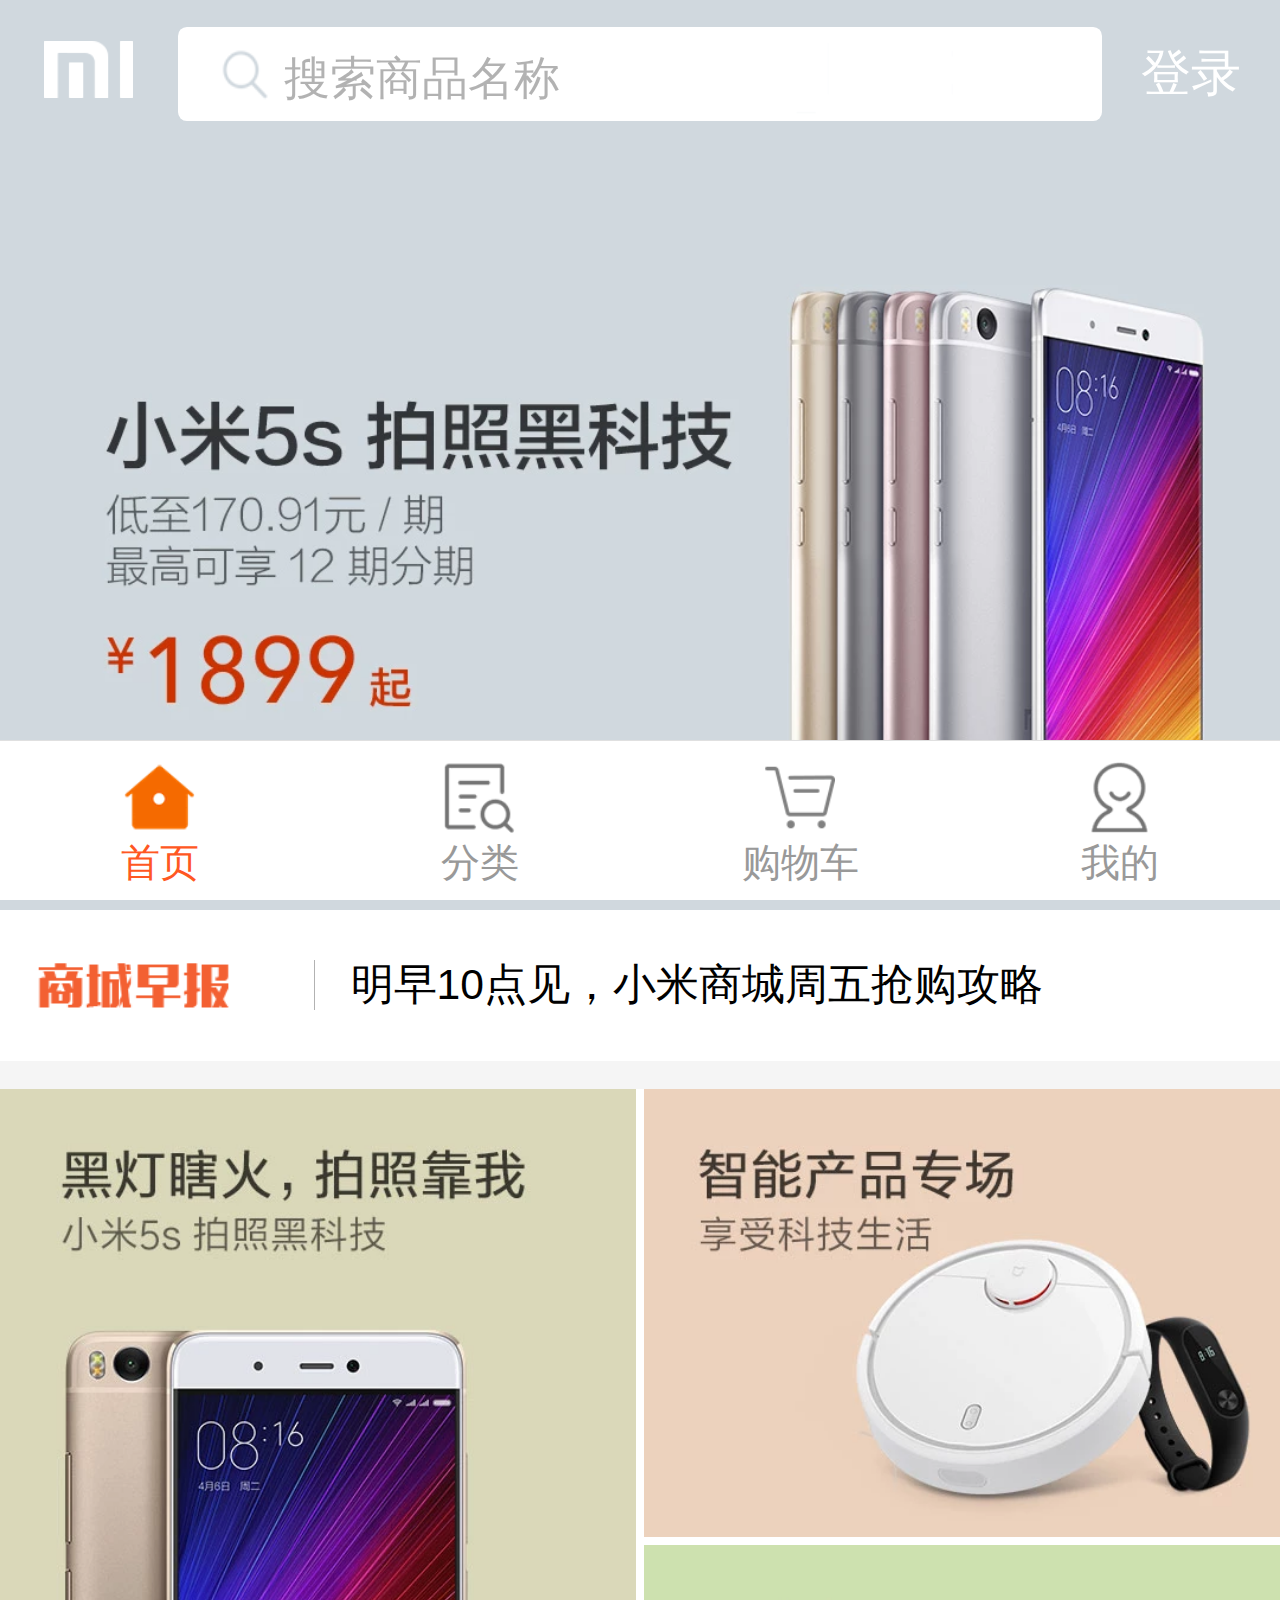
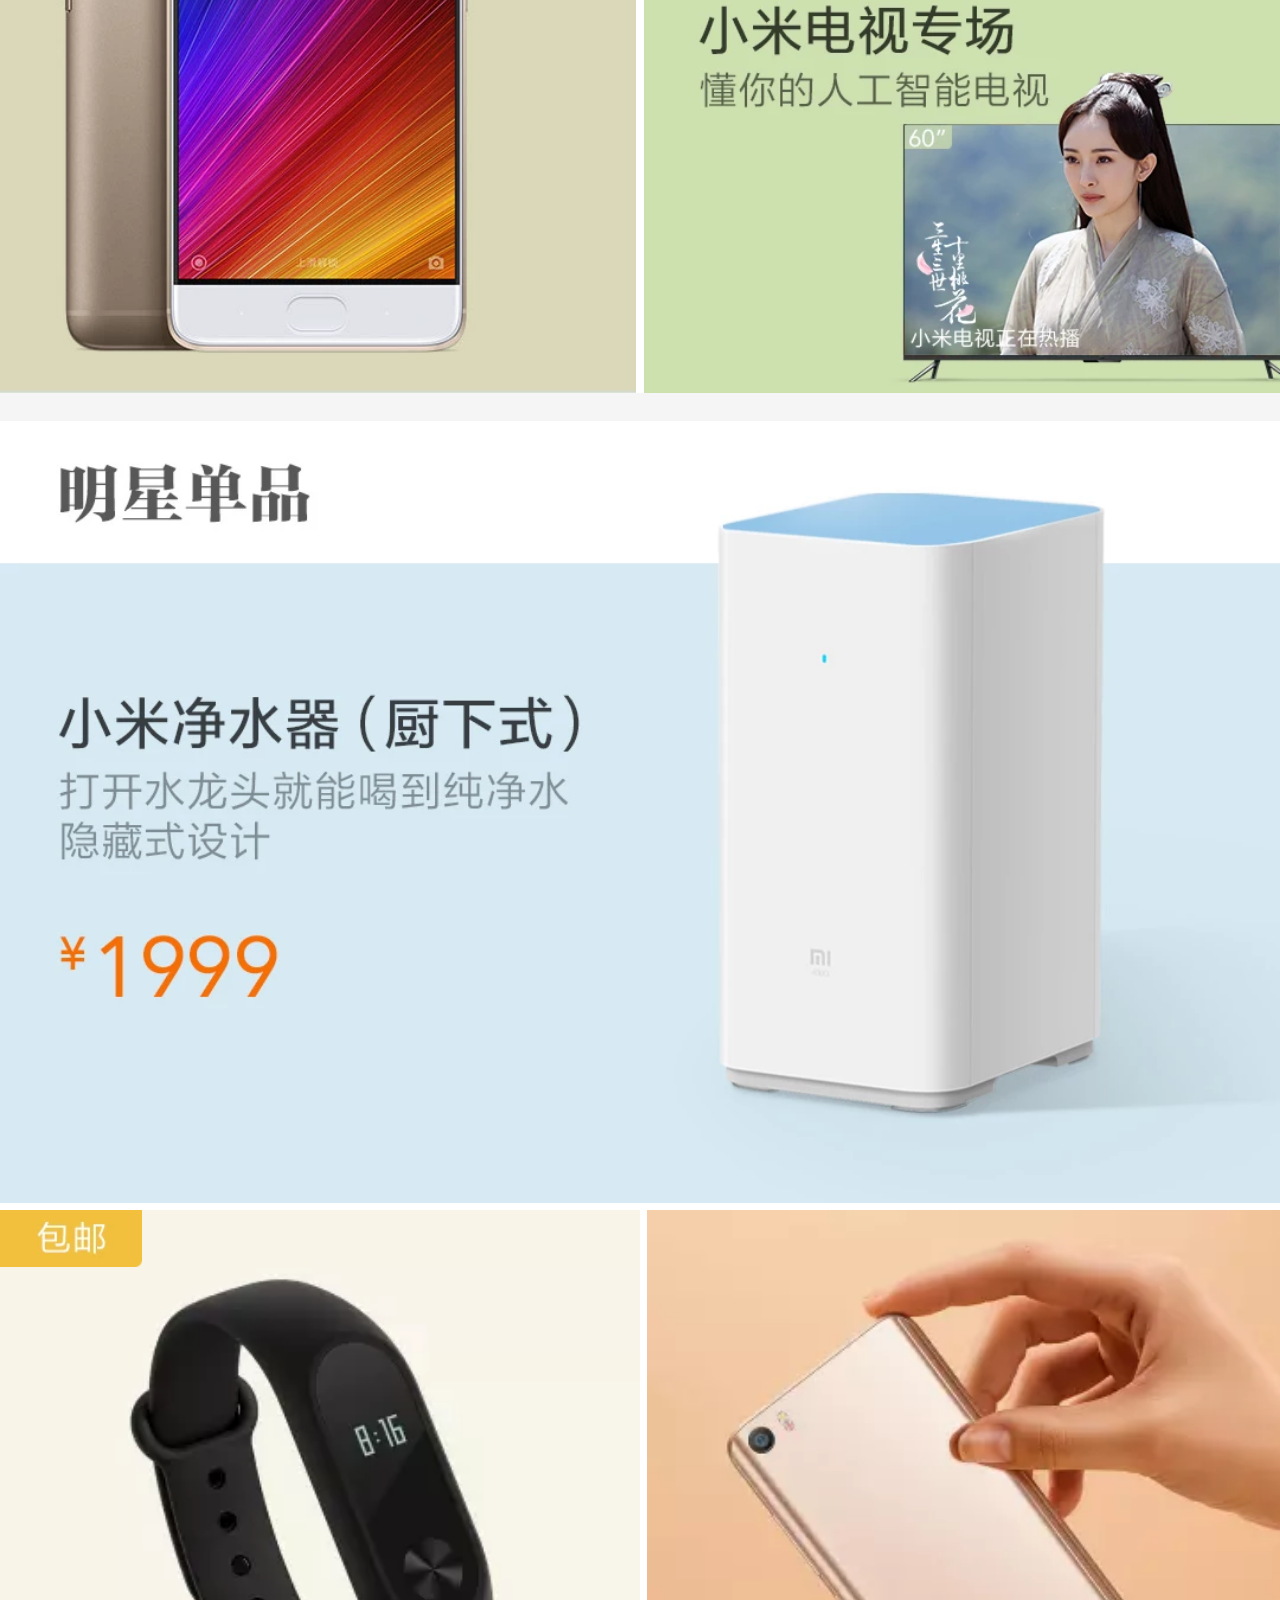
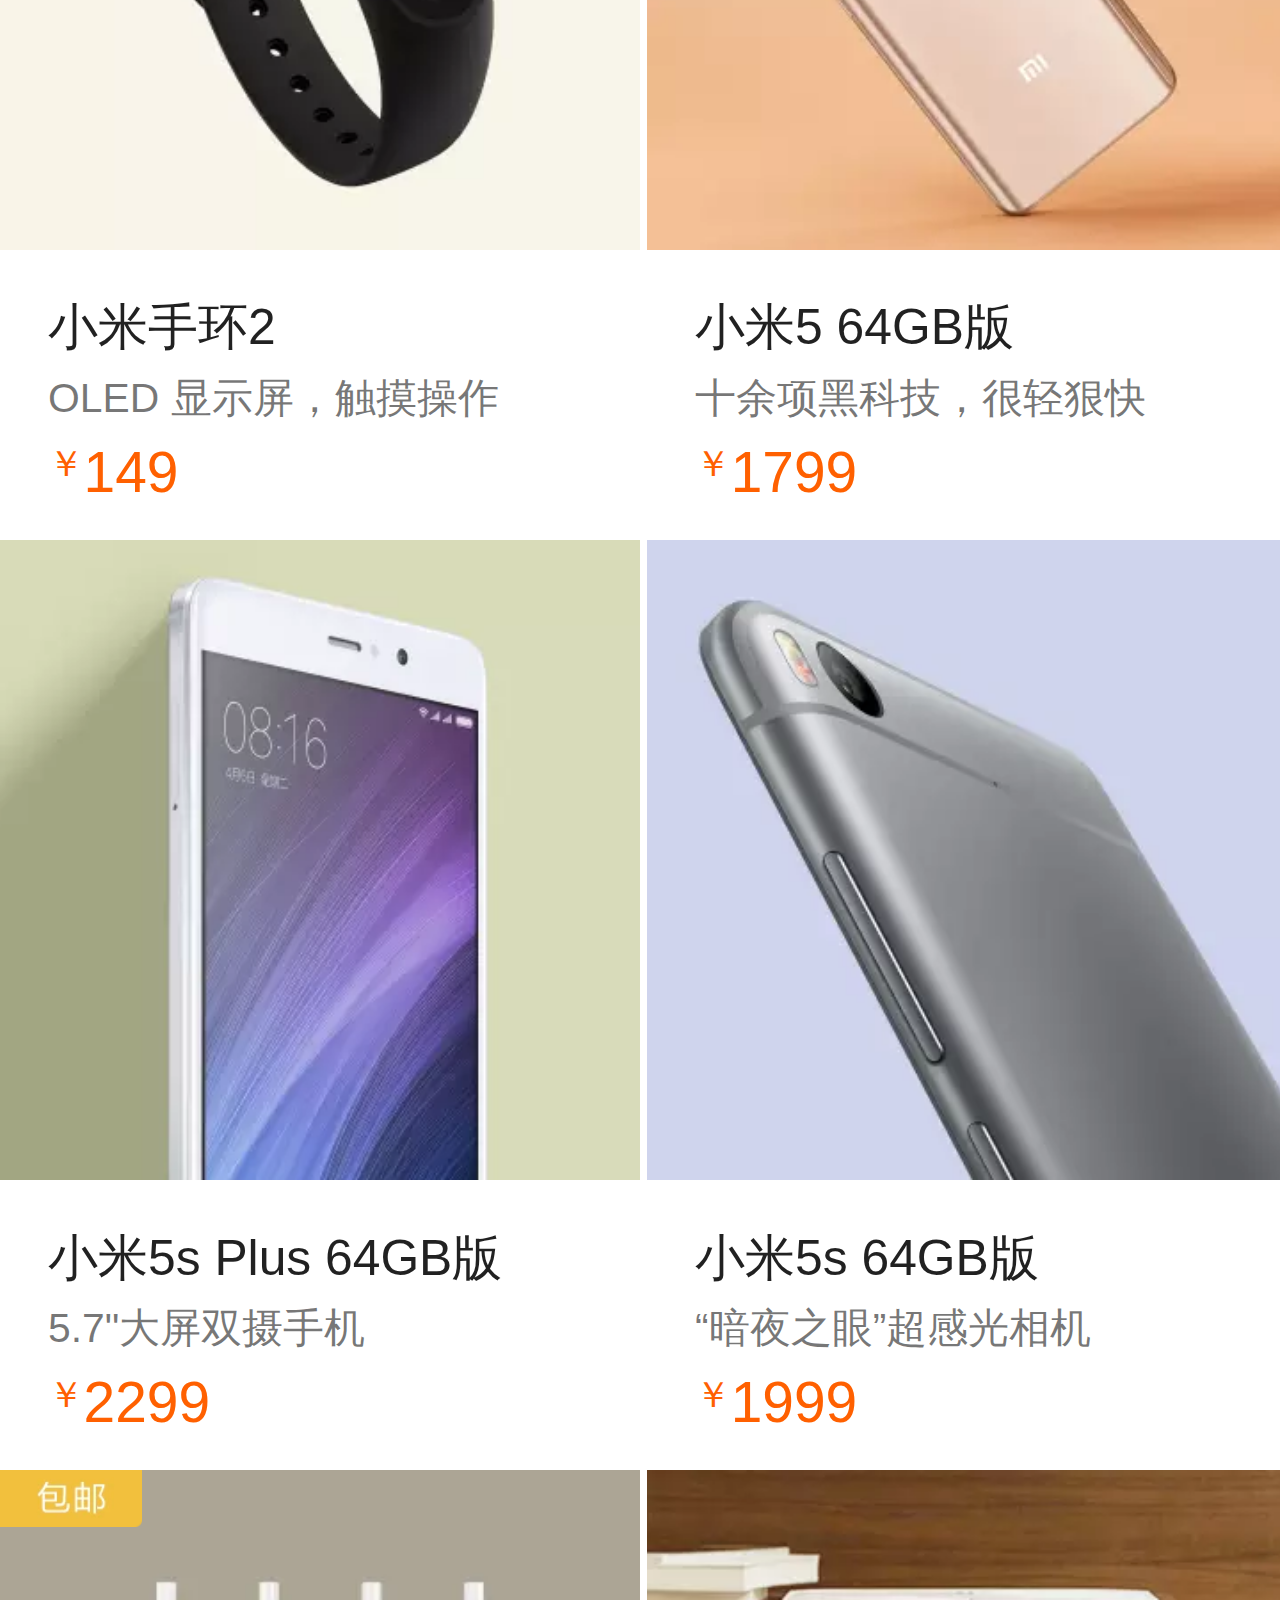
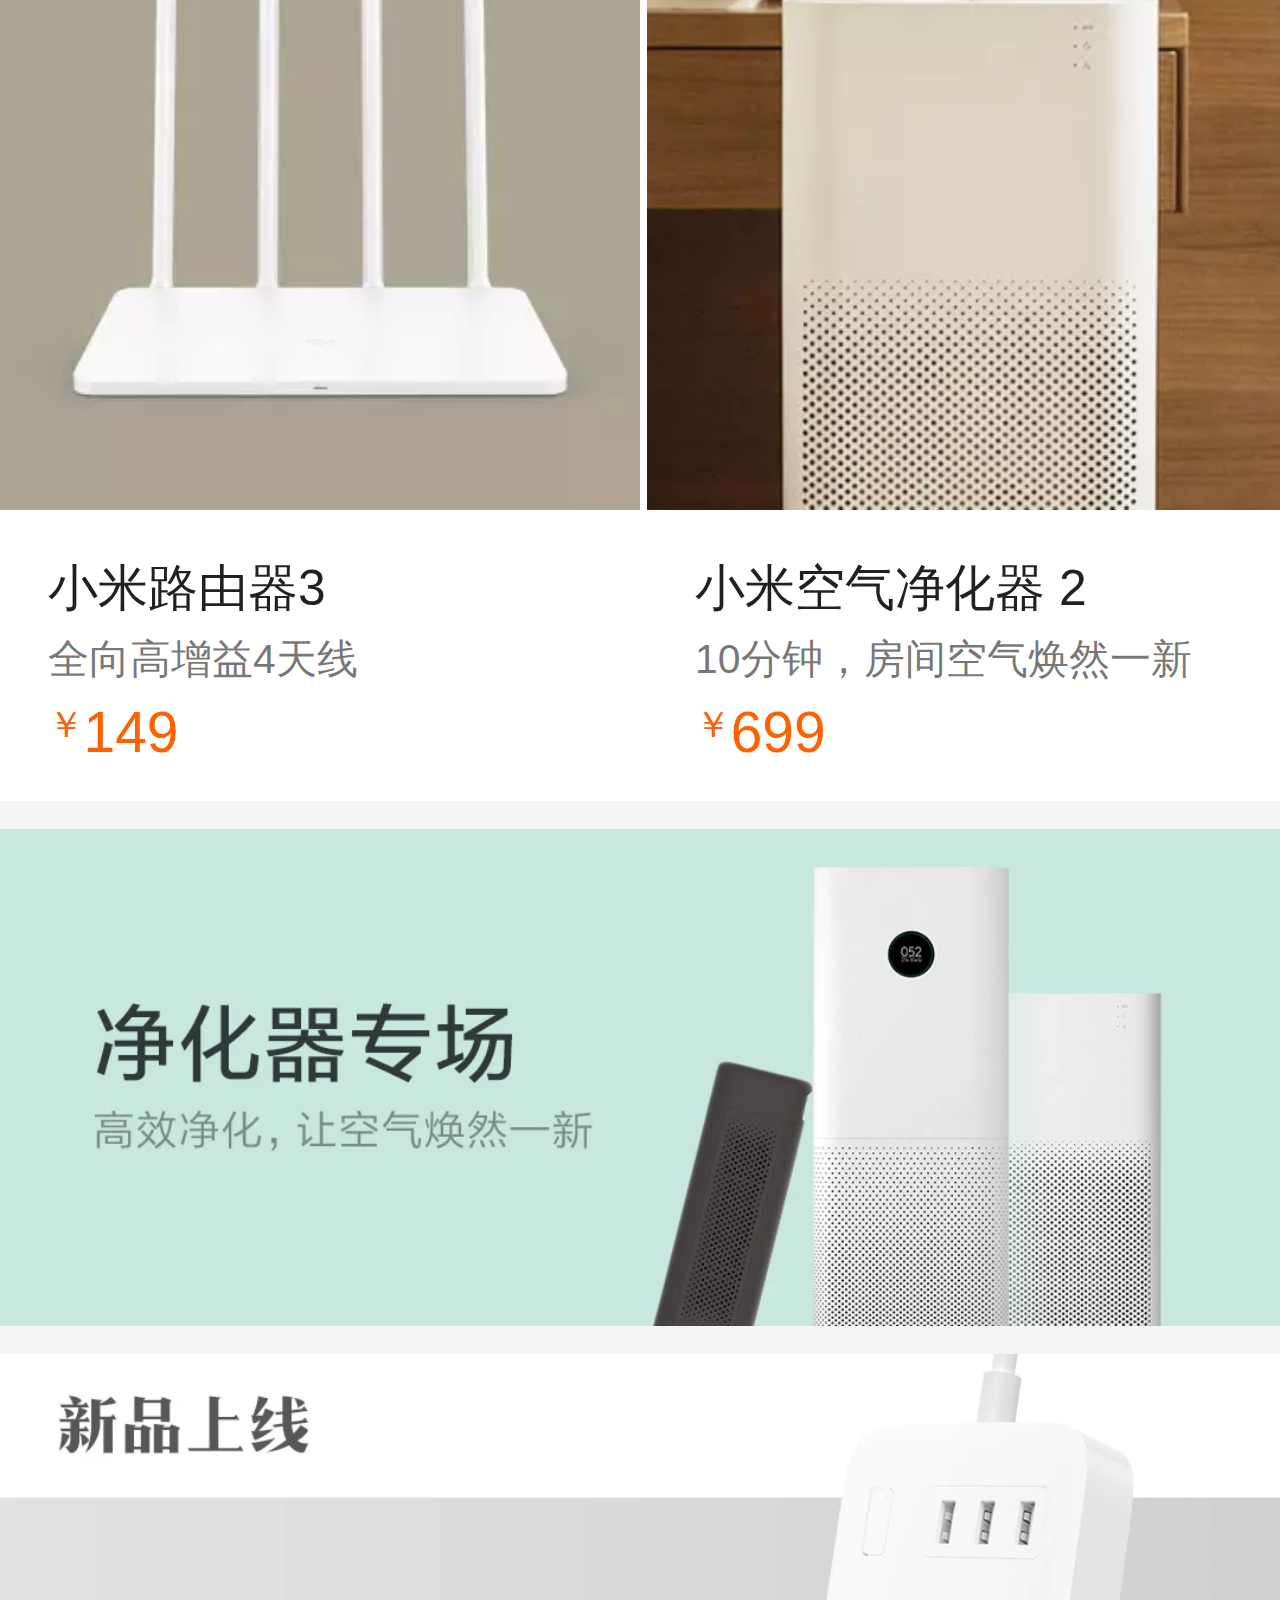
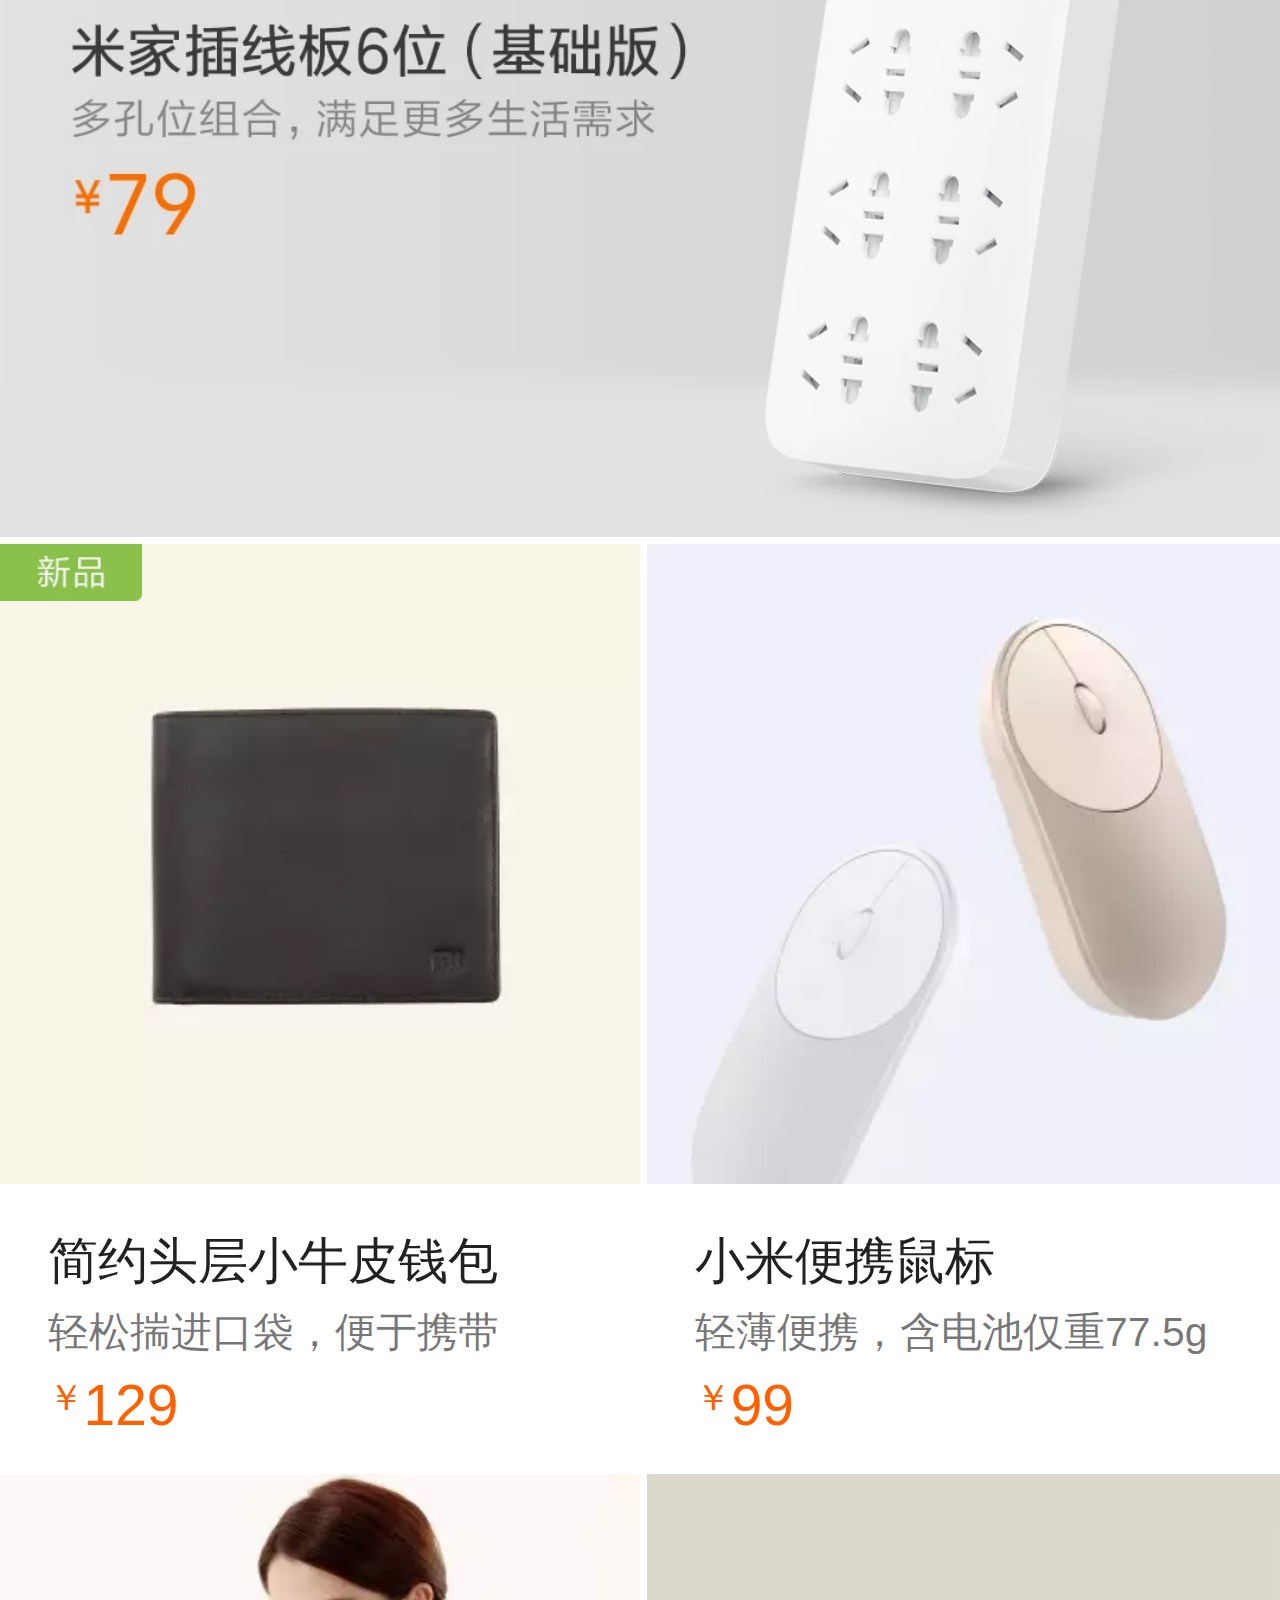
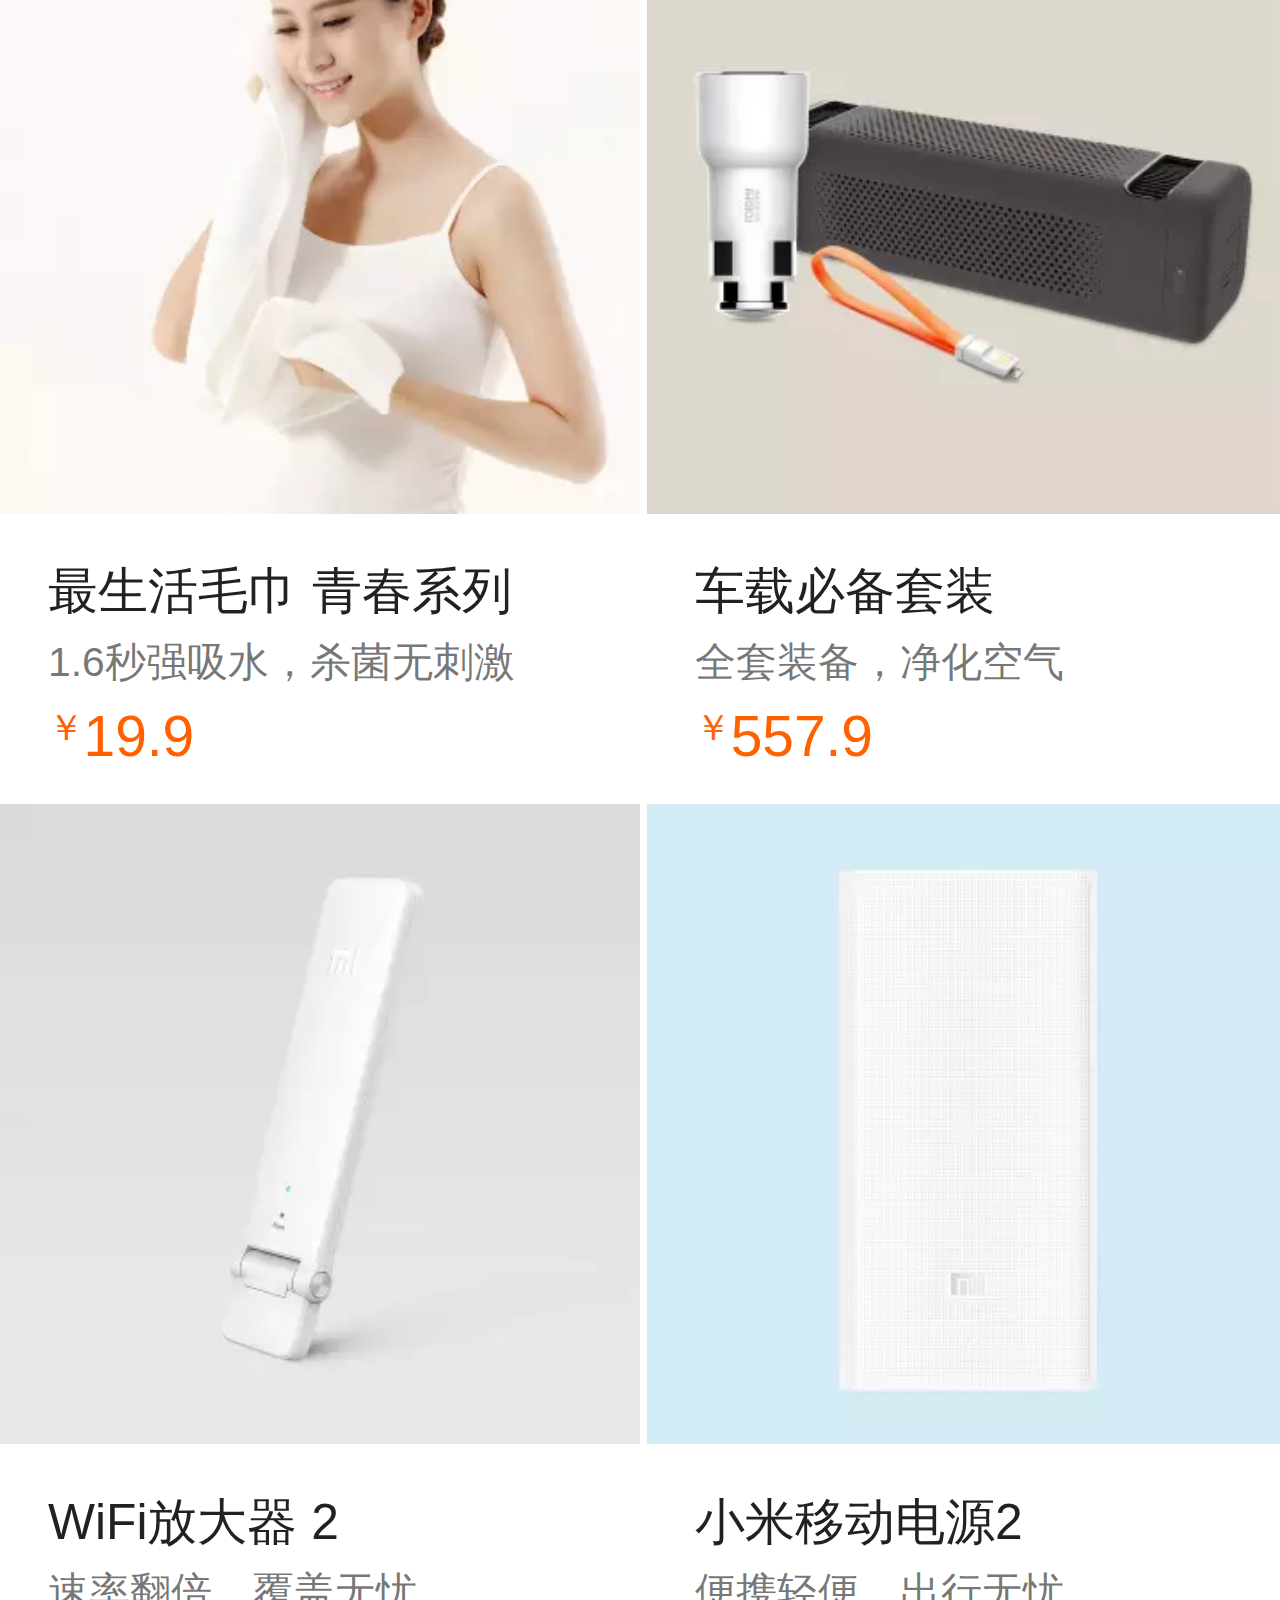
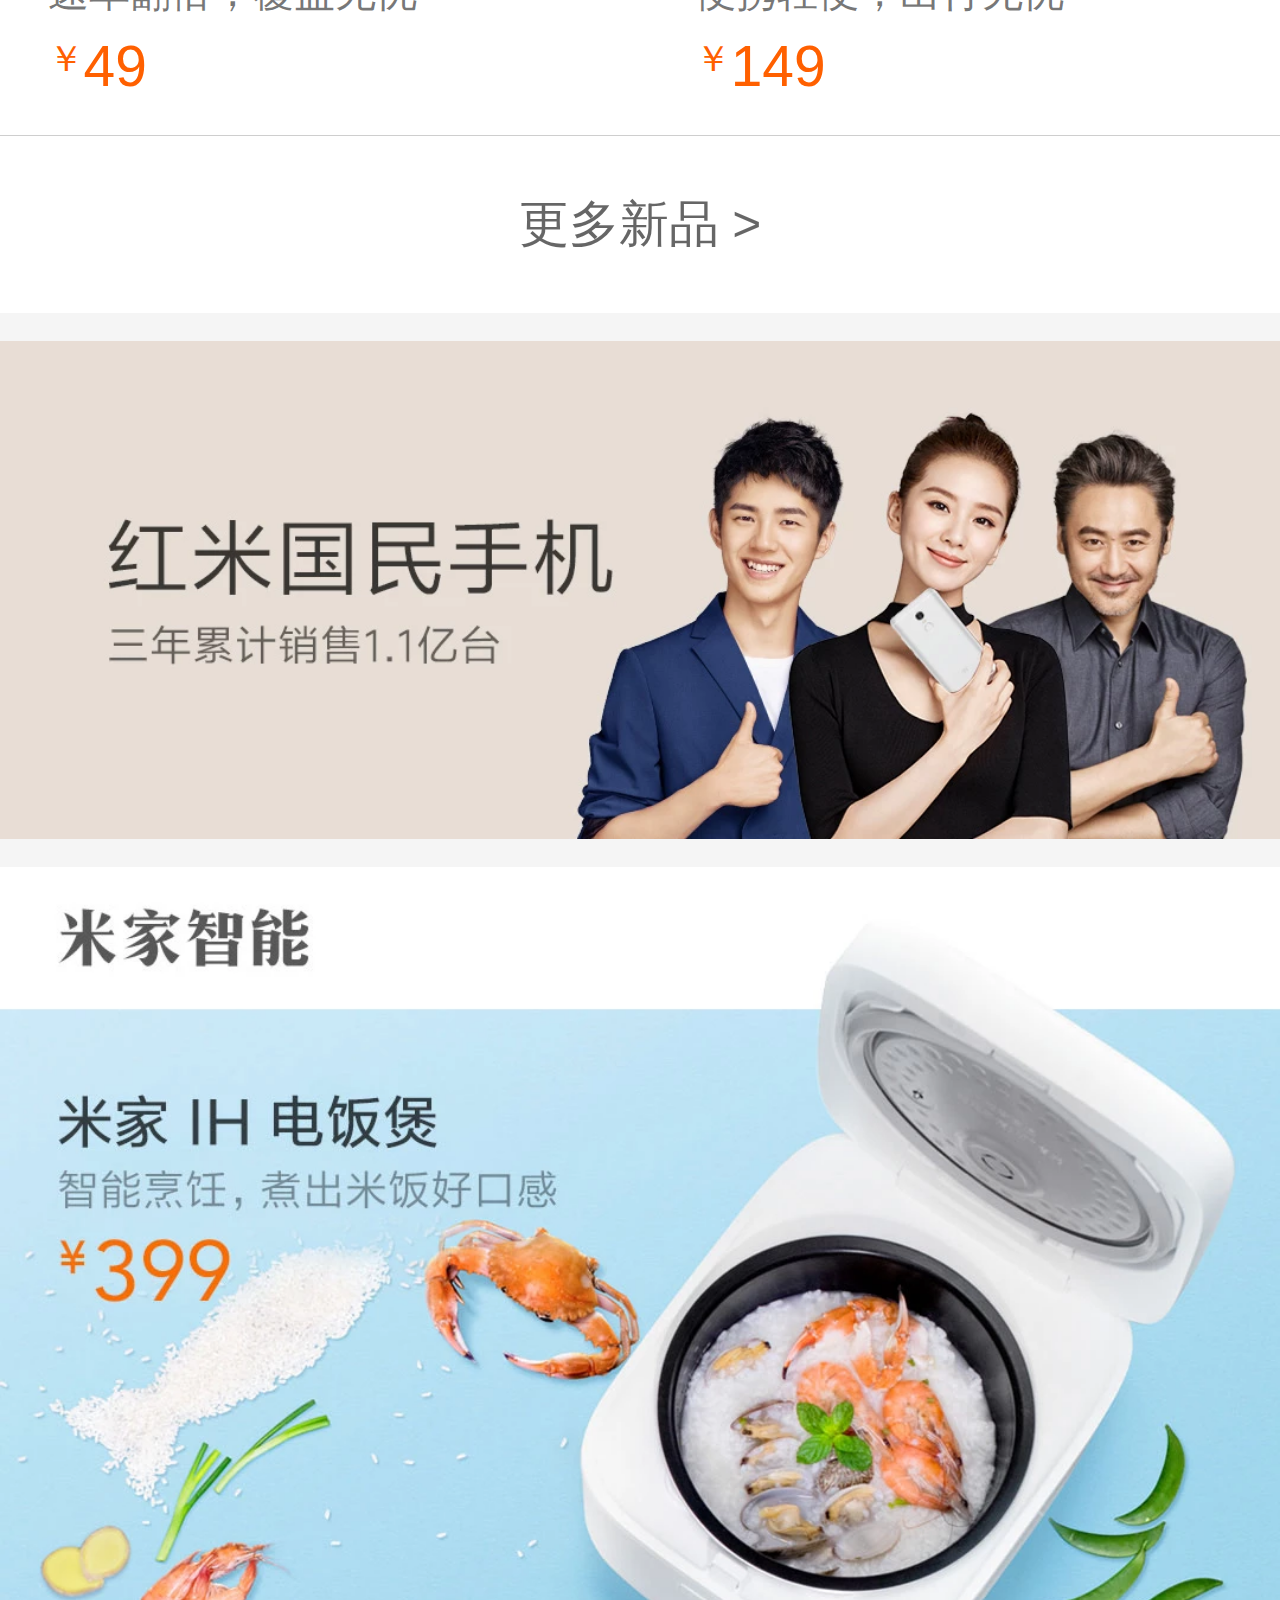
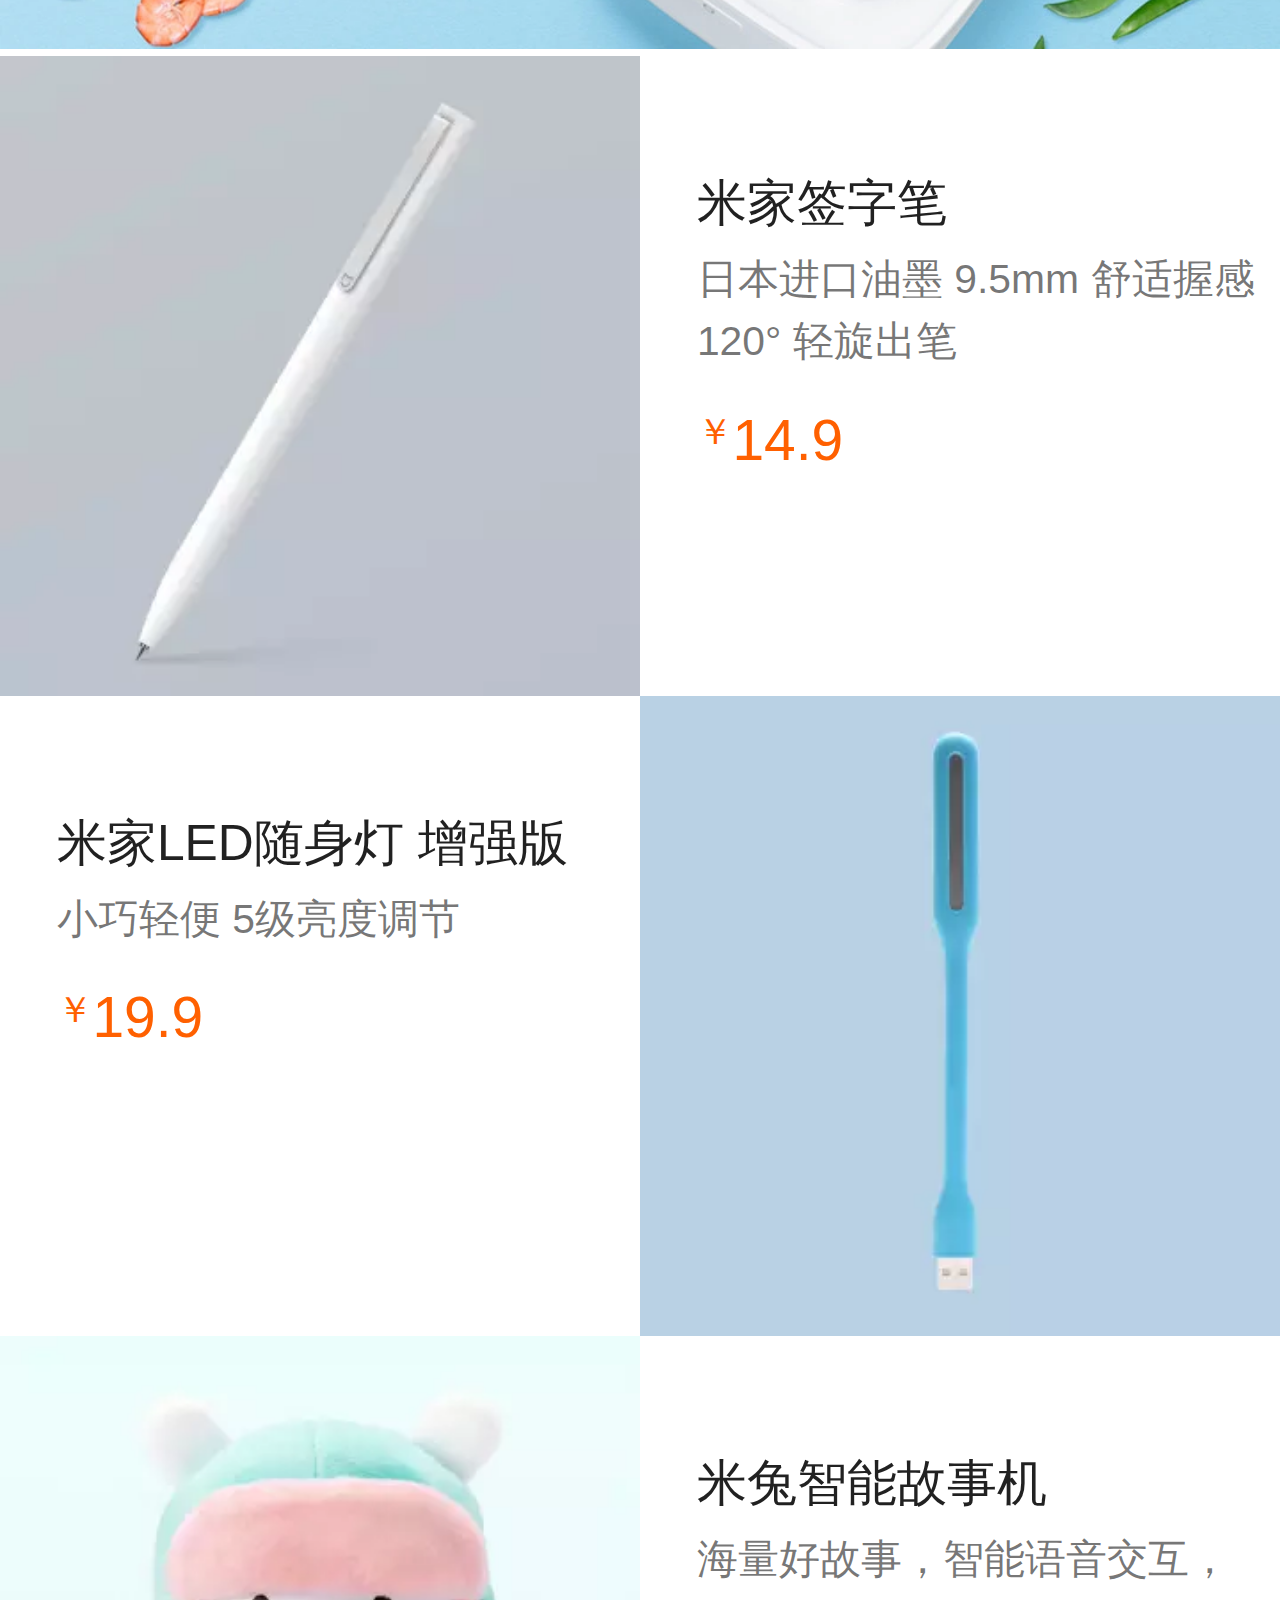
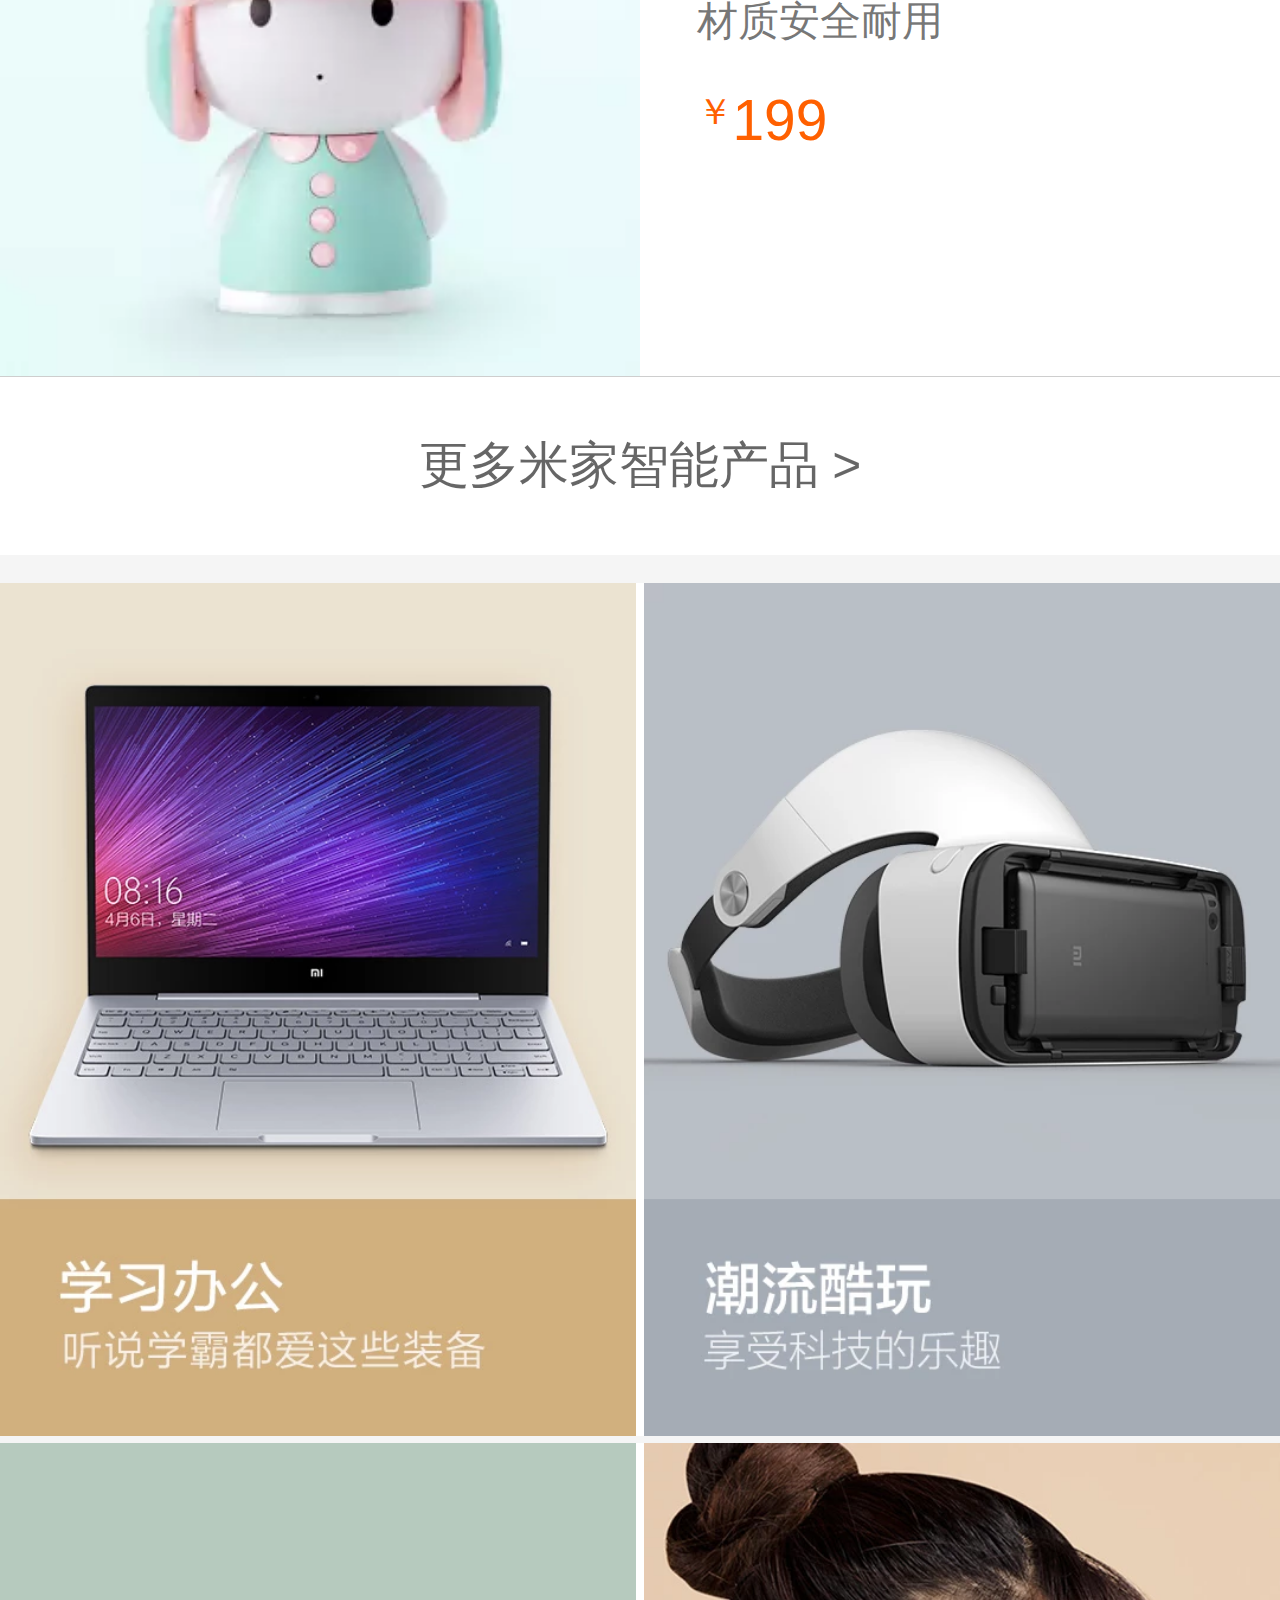
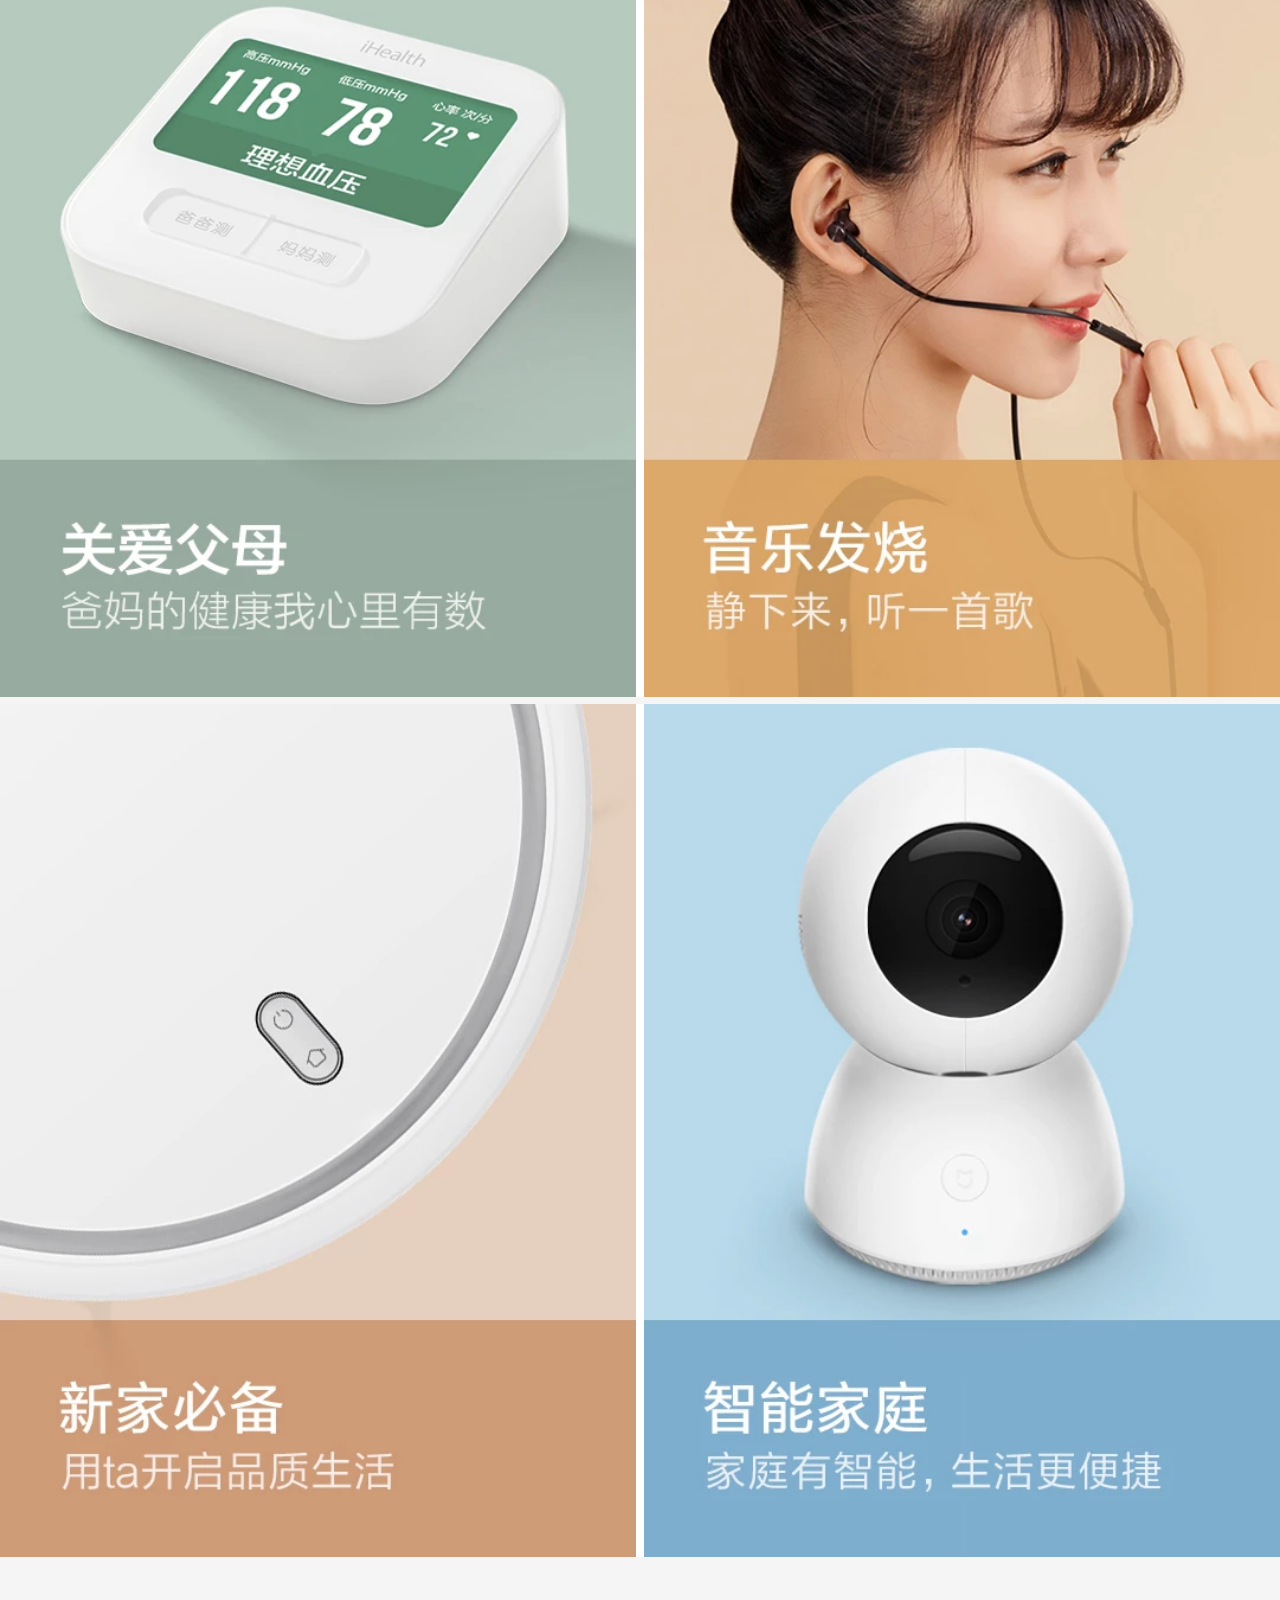
<file: index.html>
<!DOCTYPE html>
<html>
	<head>
		<meta charset="utf-8" />
		<title>仿小米商城-首页</title>
		<meta name="viewport" content="width=device-width, initial-scale=1, user-scalable=0">
		<link rel="shortcut icon" type="text/css" href="img/favicon.ico">
		<link rel="stylesheet" type="text/css" href="css/reset.css" />
		<link rel="stylesheet" type="text/css" href="css/swiper.min.css" />
		<link rel="stylesheet" type="text/css" href="css/index.css" />
		<script type="text/javascript" src="lib/swiper.min.js"></script>
		<script type="text/javascript" src="lib/zepto.js"></script>
	</head>
	<body>
		<div id="wrapper">
			<div class="page-index">
				<div class="index-header">
					<div class="logo">
						<img src="img/logo_header.png" alt="">
					</div>
					<div class="search_bar">
						<a href="javascript:;">
							<span class="text">搜索商品名称</span>
						</a>
					</div>
					<div class="login">
						<p class="text">登录</p>
					</div>
				</div>
				<script type="text/javascript">
					window.onscroll = function () {
                        var w = window.innerWidth || document.documentElement.clientWidth;
						var scrollHeight = document.documentElement.scrollTop || document.body.scrollTop;
                        var head = document.querySelector(".index-header");
                        var minW = w / 2.07;
                        var maxW = w / 1.38;
                        console.log(scrollHeight)
						if(scrollHeight >= minW && scrollHeight <= maxW){
						    head.style.backgroundColor = "rgba(229, 131, 53,"+ (scrollHeight - minW)/(maxW - minW) +")";
						}else if(scrollHeight < minW){
                            head.style.backgroundColor = "rgba(229, 131, 53, 0)";
						}else if(scrollHeight > maxW){
                            head.style.backgroundColor = "rgba(229, 131, 53, 1)";
						}
                    }
				</script>

				<div class="swiper-container">
					<div class="swiper-wrapper">
						<div class="swiper-slide">
							<img src="img/banner1.webp" alt="">
						</div>
						<div class="swiper-slide">
							<img src="img/banner2.webp" alt="">
						</div>
					</div>
					<div class="swiper-pagination"></div>
				</div>
				<script type="text/javascript">
					Zepto(function ($) {
						var banner = new Swiper(".swiper-container",{
						    direction: "horizontal",
							autoplay: 3000,
                            //当点击切换之后，再次启动自动轮播
                            autoplayDisableOnInteraction : false,
                            loop: true,
							pagination: ".swiper-pagination",
							paginationClickable: true
						});
                    });
				</script>

				<div class="content">
					<section>
						<a href="javascipt:;">
							<div class="news">
								<img src="img/news.png" alt="">
								<p>明早10点见，小米商城周五抢购攻略</p>
							</div>
						</a>
					</section>
					<section>
						<div class="firstFloor">
							<div class="img">
								<a href="javascript:;">
									<img src="img/firstFloor1.webp" alt="">
								</a>
							</div>
							<div class="img">
								<a href="javascript:;">
									<img src="img/firstFloor2.webp" alt="">
								</a>
							</div>
							<div class="img">
								<a href="javascript:;">
									<img src="img/firstFloor3.webp" alt="">
								</a>
							</div>
						</div>
					</section>
					<section>
						<div class="secondFloor">
							<a href="javascipt:;">
								<img src="img/secondFloor1.webp" alt="">
							</a>
						</div>
					</section>
					<section>
						<div class="thirdFloor">
							<a href="javascript:;">
								<div class="img1">
									<img src="img/thirdFloor1.webp" alt="">
									<div class="tag">
										<img src="img/thirdFloor_tag.webp" alt="">
									</div>
									<div class="info">
										<div class="name">小米手环2</div>
										<div class="brief">OLED 显示屏，触摸操作</div>
										<div class="price">149</div>
									</div>
								</div>
							</a>
							<a href="javascript:;">
								<div class="img2">
									<img src="img/thirdFloor2.webp" alt="">
									<div class="info">
										<div class="name">小米5 64GB版</div>
										<div class="brief">十余项黑科技，很轻狠快</div>
										<div class="price">1799</div>
									</div>
								</div>
							</a>
						</div>
					</section>
					<section>
						<div class="thirdFloor">
							<a href="javascript:;">
								<div class="img1">
									<img src="img/thirdFloor3.webp" alt="">
									<div class="info">
										<div class="name">小米5s Plus 64GB版</div>
										<div class="brief">5.7"大屏双摄手机</div>
										<div class="price">2299</div>
									</div>
								</div>
							</a>
							<a href="javascript:;">
								<div class="img2">
									<img src="img/thirdFloor4.webp" alt="">
									<div class="info">
										<div class="name">小米5s 64GB版</div>
										<div class="brief">“暗夜之眼”超感光相机</div>
										<div class="price">1999</div>
									</div>
								</div>
							</a>
						</div>
					</section>
					<section>
						<div class="fourthFloor">
							<a href="javascript:;">
								<div class="img1">
									<img src="img/fourthFloor1.webp" alt="">
									<div class="tag">
										<img src="img/thirdFloor_tag.webp" alt="">
									</div>
									<div class="info">
										<div class="name">小米路由器3</div>
										<div class="brief">全向高增益4天线</div>
										<div class="price">149</div>
									</div>
								</div>
							</a>
							<a href="javascript:;">
								<div class="img2">
									<img src="img/fourthFloor2.webp" alt="">
									<div class="info">
										<div class="name">小米空气净化器 2</div>
										<div class="brief">10分钟，房间空气焕然一新</div>
										<div class="price">699</div>
									</div>
								</div>
							</a>
						</div>
					</section>
					<section>
						<div class="fifthFloor">
							<a href="javascipt:;">
								<img src="img/fifthFloor1.webp" alt="">
							</a>
						</div>
					</section>
					<section>
						<div class="sixthFloor">
							<a href="javascipt:;">
								<img src="img/sixthFloor1.webp" alt="">
							</a>
						</div>
					</section>
					<section>
						<div class="seventhFloor">
							<a href="javascript:;">
								<div class="img1">
									<img src="img/seventhFloor1.webp" alt="">
									<div class="tag">
										<img src="img/seventhFloor_tag.webp" alt="">
									</div>
									<div class="info">
										<div class="name">简约头层小牛皮钱包</div>
										<div class="brief">轻松揣进口袋，便于携带</div>
										<div class="price">129</div>
									</div>
								</div>
							</a>
							<a href="javascript:;">
								<div class="img2">
									<img src="img/seventhFloor2.webp" alt="">
									<div class="info">
										<div class="name">小米便携鼠标</div>
										<div class="brief">轻薄便携，含电池仅重77.5g</div>
										<div class="price">99</div>
									</div>
								</div>
							</a>
						</div>
					</section>
					<section>
						<div class="seventhFloor">
							<a href="javascript:;">
								<div class="img1">
									<img src="img/seventhFloor3.webp" alt="">
									<div class="info">
										<div class="name">最生活毛巾 青春系列</div>
										<div class="brief">1.6秒强吸水，杀菌无刺激</div>
										<div class="price">19.9</div>
									</div>
								</div>
							</a>
							<a href="javascript:;">
								<div class="img2">
									<img src="img/seventhFloor4.webp" alt="">
									<div class="info">
										<div class="name"> 车载必备套装</div>
										<div class="brief">全套装备，净化空气 </div>
										<div class="price">557.9</div>
									</div>
								</div>
							</a>
						</div>
					</section>
					<section>
						<div class="seventhFloor">
							<a href="javascript:;">
								<div class="img1">
									<img src="img/seventhFloor5.webp" alt="">
									<div class="info">
										<div class="name">WiFi放大器 2</div>
										<div class="brief">速率翻倍，覆盖无忧</div>
										<div class="price">49</div>
									</div>
								</div>
							</a>
							<a href="javascript:;">
								<div class="img2">
									<img src="img/seventhFloor6.webp" alt="">
									<div class="info">
										<div class="name">小米移动电源2</div>
										<div class="brief">便携轻便，出行无忧</div>
										<div class="price">149</div>
									</div>
								</div>
							</a>
						</div>
					</section>
					<section>
						<div class="eighthFloor">
							<a href="javascipt:;">
								更多新品 >
							</a>
						</div>
					</section>
					<!--重复楼层-->
					<section>
						<div class="fifthFloor">
							<a href="javascipt:;">
								<img src="img/fifthFloor2.webp" alt="">
							</a>
						</div>
					</section>
					<section>
						<div class="sixthFloor">
							<a href="javascipt:;">
								<img src="img/sixthFloor2.webp" alt="">
							</a>
						</div>
					</section>
					<!--重复楼层 end-->
					<section>
						<div class="ninethFloor">
							<a href="javascript:;">
								<div class="img">
									<img src="img/ninethFloor1.webp" alt="">
								</div>
								<div class="info">
									<div class="name">米家签字笔</div>
									<div class="briefwarp">日本进口油墨 9.5mm 舒适握感 120° 轻旋出笔</div>
									<div class="price mt32">14.9</div>
								</div>
							</a>
						</div>
					</section>
					<section>
						<div class="ninethFloor">
							<a href="javascript:;">
								<div class="info">
									<div class="name">米家LED随身灯 增强版</div>
									<div class="briefwarp">小巧轻便 5级亮度调节</div>
									<div class="price mt32">19.9</div>
								</div>
								<div class="img">
									<img src="img/ninethFloor2.webp" alt="">
								</div>
							</a>
						</div>
					</section>
					<section>
						<div class="ninethFloor">
							<a href="javascript:;">
								<div class="img">
									<img src="img/ninethFloor3.webp" alt="">
								</div>
								<div class="info">
									<div class="name">米兔智能故事机 </div>
									<div class="briefwarp">海量好故事，智能语音交互，材质安全耐用</div>
									<div class="price mt32">199</div>
								</div>
							</a>
						</div>
					</section>
					<!--重复楼层-->
					<section>
						<div class="eighthFloor">
							<a href="javascipt:;">
								更多米家智能产品 >
							</a>
						</div>
					</section>
					<!--重复楼层 end-->
					<section>
						<div class="tenthFloor">
							<div class="left">
								<a href="javascript:;">
									<img src="img/tenthFloor1.webp" alt="">
								</a>
							</div>
							<div class="right">
								<a href="javascript:;">
									<img src="img/tenthFloor2.webp" alt="">
								</a>
							</div>
						</div>
					</section>
					<section>
						<div class="tenthFloor">
							<div class="left">
								<a href="javascript:;">
									<img src="img/tenthFloor3.webp" alt="">
								</a>
							</div>
							<div class="right">
								<a href="javascript:;">
									<img src="img/tenthFloor4.webp" alt="">
								</a>
							</div>
						</div>
					</section>
					<section>
						<div class="tenthFloor">
							<div class="left">
								<a href="javascript:;">
									<img src="img/tenthFloor5.webp" alt="">
								</a>
							</div>
							<div class="right">
								<a href="javascript:;">
									<img src="img/tenthFloor6.webp" alt="">
								</a>
							</div>
						</div>
					</section>
					<section>
						<div class="eleventhFloor">
							<a href="javascript:;">
								<img src="img/eleventhFloor.jpg" alt="">
							</a>
						</div>
					</section>
				</div>

				<div class="footer">
					<ul>
						<li>
							<a class="on" href="index.html">
								<div class="bot-nav nav1"></div>
								<p>首页</p>
							</a>
						</li>
						<li>
							<a href="javascript:;">
								<div class="bot-nav nav2"></div>
								<p>分类</p>
							</a>
						</li>
						<li>
							<a href="javascript:;">
								<div class="bot-nav nav3"></div>
								<p>购物车</p>
							</a>
						</li>
						<li>
							<a href="personal.html">
								<div class="bot-nav nav4"></div>
								<p>我的</p>
							</a>
						</li>
					</ul>
				</div>
			</div>
		</div>
	</body>
</html>
</file>
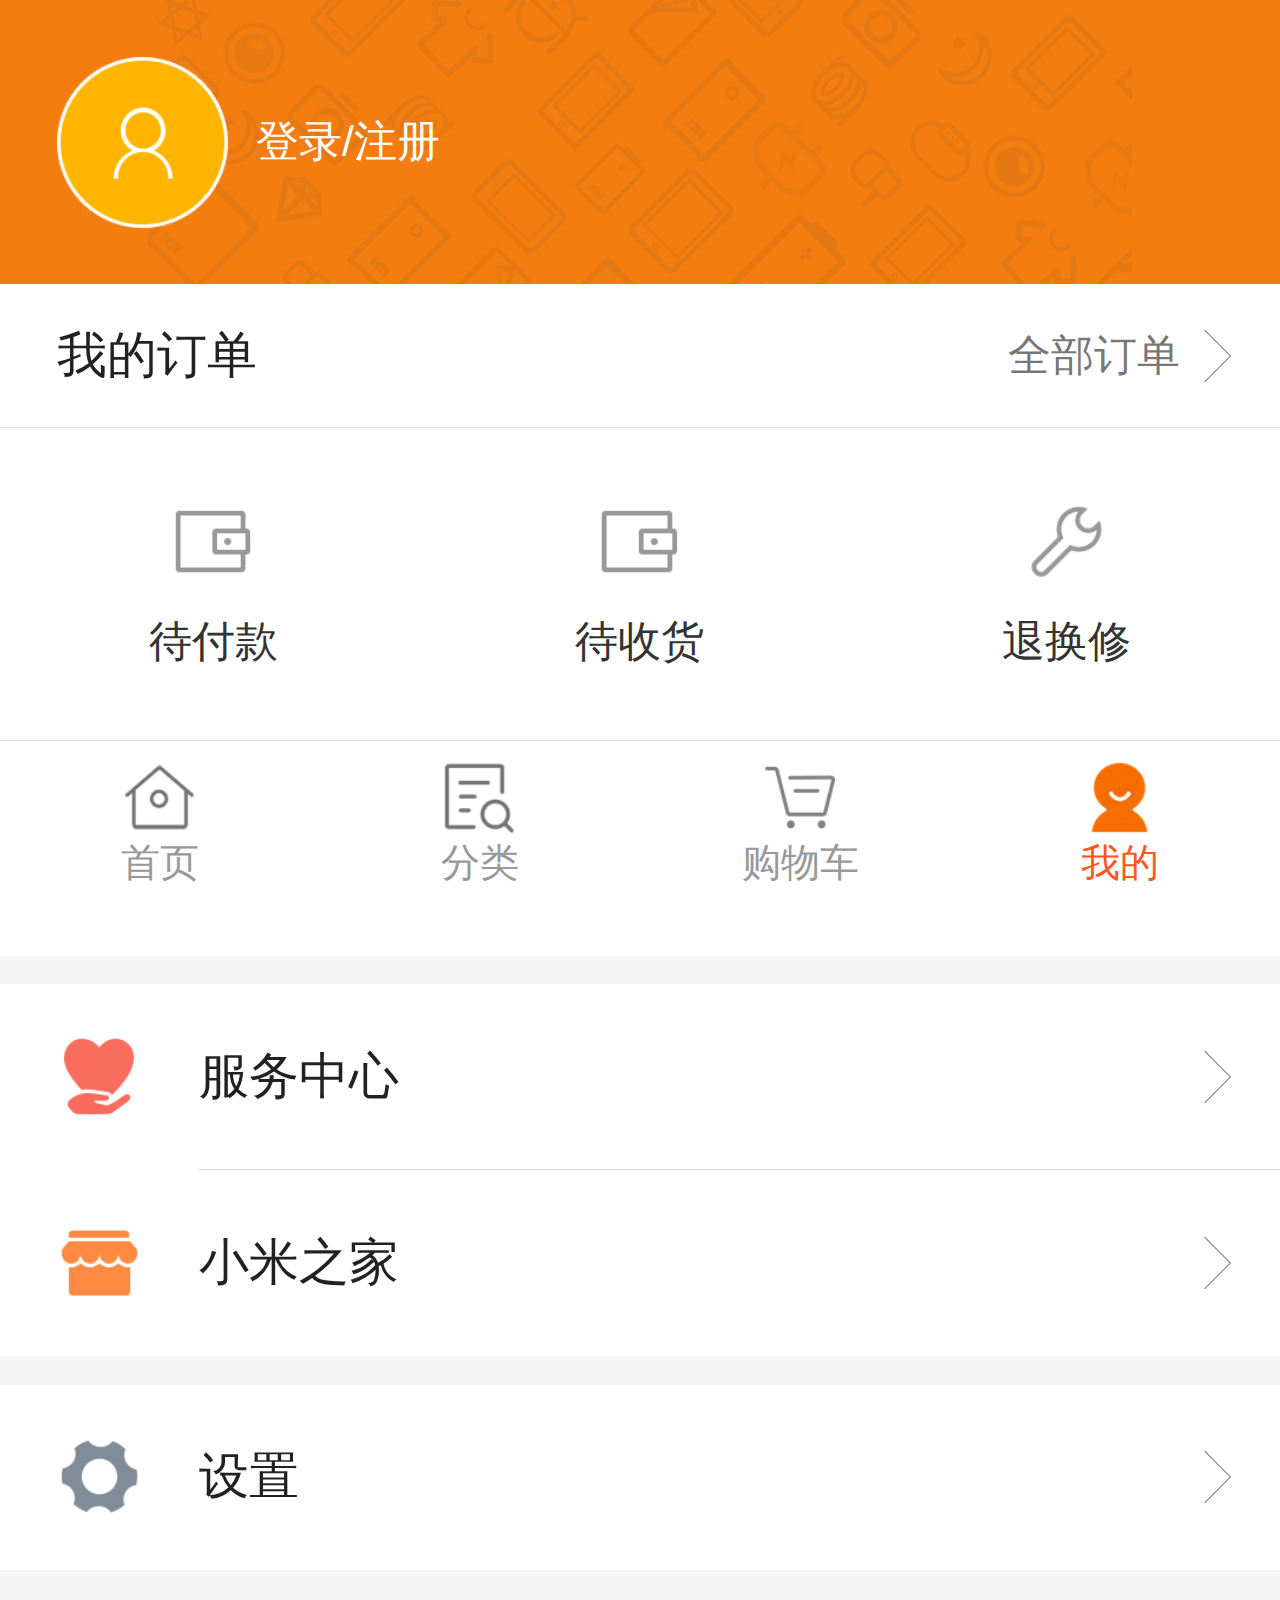
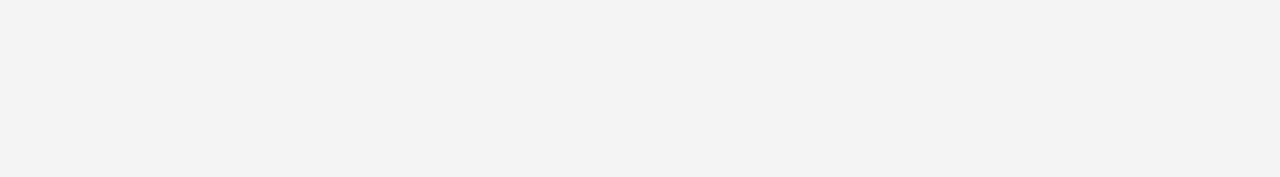
<file: personal.html>
<!DOCTYPE html>
<html lang="en">
<head>
    <meta charset="UTF-8">
    <title>仿小米-个人中心</title>
    <meta name="viewport" content="width=device-width, initial-scale=1, user-scalable=0">
    <link rel="shortcut icon" type="text/css" href="img/favicon.ico">
    <link rel="stylesheet" type="text/css" href="css/reset.css" />
    <link rel="stylesheet" type="text/css" href="css/personal.css">
</head>
<body>
    <div id="wrapper">
        <div class="personal">
            <div class="head">
                <div class="user">
                    <div class="personalImg"></div>
                    <div class="personalLogin">登录/注册</div>
                </div>
            </div>

            <div class="order">
                <a href="javascript:;">
                    <span>我的订单</span>
                    <div class="more">全部订单</div>
                </a>
                <ul class="nav">
                    <li class="dfk">
                        <a href="javascript:;">
                            <div class="icon"></div>
                            <span>待付款</span>
                        </a>
                    </li>
                    <li class="dsh">
                        <a href="javascript:;">
                            <div class="icon"></div>
                            <span>待收货</span>
                        </a>
                    </li>
                    <li class="thx">
                        <a href="javascript:;">
                            <div class="icon"></div>
                            <span>退换修</span>
                        </a>
                    </li>
                </ul>
            </div>
            
            <div class="items">
                <ul>
                    <li class="wallet">
                        <a href="javascript:;">
                            <span>我的优惠</span>
                        </a>
                    </li>
                </ul>
                <ul>
                    <li class="service">
                        <a href="javascript:;">
                            <span>服务中心</span>
                        </a>
                    </li>
                    <li class="mihome">
                        <a href="javascript:;">
                            <span>小米之家</span>
                        </a>
                    </li>
                </ul>
                <ul>
                    <li class="setting">
                        <a href="javascript:;">
                            <span>设置</span>
                        </a>
                    </li>
                </ul>
            </div>
            
            <div class="footer">
                <ul>
                    <li>
                        <a href="index.html">
                            <div class="bot-nav nav1"></div>
                            <p>首页</p>
                        </a>
                    </li>
                    <li>
                        <a href="javascript:;">
                            <div class="bot-nav nav2"></div>
                            <p>分类</p>
                        </a>
                    </li>
                    <li>
                        <a href="javascript:;">
                            <div class="bot-nav nav3"></div>
                            <p>购物车</p>
                        </a>
                    </li>
                    <li>
                        <a class="on" href="personal.html">
                            <div class="bot-nav nav4"></div>
                            <p>我的</p>
                        </a>
                    </li>
                </ul>
            </div>
        </div>
    </div>
</body>
</html>
</file>
<file: css/index.css>
body{
    font-size:.2rem;
    color: #333;
    display: flex;
    justify-content:center;
    width: 7.2rem;
    height:100%;
    overflow-x: hidden;
}
.page-index{
    position: relative;
    width: 7.2rem;
    height:100%;
    /*min-width:300px;*/
    /*max-width:1024px;*/
}
body::-webkit-scrollbar{
    display: none;
}

.index-header{
    position: fixed;
    top: 0;
    left: 0;
    right: 0;
    z-index: 10;
    padding:.15rem 0;
    background-color: rgba(229, 131, 53, 0);
    display: flex;
    align-items:center;
    overflow: hidden;
}
.index-header .logo{
    padding: 0 .25rem;
}
.index-header .logo img{
    width:.5rem;
    height:auto;
}
.index-header .search_bar{
    width: 5.2rem;
    height: .53rem;
    border-radius: .05rem;
    line-height: .34rem;
    background: url("../img/search_bar.png") no-repeat;
    background-size: 100% 100%;
}
.index-header .search_bar a{
    display: block;
    padding: .12rem .6rem .1rem;
}
.index-header .search_bar .text{
    font-size: .26rem;
    color: rgba(0,0,0,.3);
}
.index-header .login .text{
    font-size: .28rem;
    color: #fff;
    margin: 0 .22rem;
    white-space:nowrap;
}


.page-index .swiper-slide img{
    width:7.2rem;
}
.page-index .swiper-pagination{
    bottom: .1rem;
    right: .3rem;
    width:auto;
    left: auto;
}
.page-index .swiper-pagination-bullet{
    background: #FFF;
    opacity: .6;
    box-shadow: 0 0 1px #ccc;
}
.page-index .swiper-pagination-bullet.swiper-pagination-bullet-active{
    opacity: .9;
    background: #f8f8f8;
    box-shadow: 0 0 2px #ccc;
}
.content a{
    color: #000;
}
.content .news{
    height: .8rem;
    width: 100%;
    font-size: .24rem;
    border-bottom: 0.16rem solid #f5f5f5;
}
.content .news img{
    width: 1.5rem;
}
.content .news p{
    line-height: .28rem;
    padding-left: .2rem;
    border-left: 1px solid #b2b2b2;
    white-space: nowrap;
    margin: .23rem 0 .23rem .2rem;
    max-width: 5rem;
    display: inline-block;
    vertical-align: top;
}
.content img{
    transform: scale(1, 1);
    width: 100%;
    height:auto;
}
.content .firstFloor{
    width: 7.2rem;
    height: 5.08rem;
    position: relative;
    overflow: hidden;
    border-bottom: 0.16rem solid #f5f5f5;
}
.firstFloor .img{
    position: absolute;
    overflow: hidden;
}
.firstFloor .img:nth-of-type(1){
    width: 3.58rem;
    height: 5.08rem;
    left: 0rem;
    top: 0rem;
}
.firstFloor .img:nth-of-type(2){
    width: 3.58rem;
    height: 2.52rem;
    left: 3.62rem;
    top: 0rem;
}
.firstFloor .img:nth-of-type(3){
    width: 3.58rem;
    height: 2.52rem;
    left: 3.62rem;
    top: 2.56rem;
}
.content .secondFloor{
    width: 7.2rem;
    height: 4.4rem;
    position: relative;
    overflow: hidden;
    border-bottom: 0.04rem solid #ffffff;
}
.secondFloor img{
    position: absolute;
    width: 7.2rem;
    height: 4.4rem;
    left: 0rem;
    top: 0rem;
}
.content .thirdFloor,.content .fourthFloor,.content .seventhFloor{
    position: relative;
    overflow: hidden;
    display: flex;
}
.content .fourthFloor{
    border-bottom: 0.16rem solid #f5f5f5;
}
.content .img1{
    margin-right: .04rem;
    width: 3.6rem;
}
.content .img1 > img,.content .img2 > img{
    width: 3.6rem;
    height: 3.6rem;
}
.content .tag{
    position: absolute;
    top: 0;
    left: 0;
}
.content .tag img{
    height: .32rem;
    width: auto;
}
.content .info{
    padding: .2rem .27rem;
}
.content .info .name{
    font-size: .28rem;
    color: rgba(0,0,0,.87);
    white-space: nowrap;
    overflow: hidden;
}
.content .info .brief{
    margin-top: .06rem;
    font-size: .23rem;
    line-height: .3rem;
    color: rgba(0,0,0,.54);
    white-space: nowrap;
    overflow: hidden;
}
.content .info .price{
    font-size: .32rem;
    color: #ff6000;
    margin-top: .08rem;
    position: relative;
    margin-left: .2rem;
}
.content .info .price:before{
    content: "￥";
    position: absolute;
    left: -.2rem;
    top: .01rem;
    font-size: .2rem;
    margin-right: .05rem;
    font-weight: 400;
}
.content .img2{
    width: 3.6rem;
}
.content .fifthFloor{
    width: 7.2rem;
    height: 2.8rem;
    overflow: hidden;
    border-bottom: 0.16rem solid #f5f5f5;
}
.content .sixthFloor{
    width: 7.2rem;
    height: 4.4rem;
    overflow: hidden;
    border-bottom: 0.04rem solid #ffffff;
}
.content .eighthFloor{
    background: #fff;
    height: 1rem;
    line-height: 1rem;
    font-size: .28rem;
    text-align: center;
    border-top: 0.006666666666666666rem solid #cecece;
    border-bottom: 0.16rem solid #f5f5f5;
}
.content .eighthFloor a{
    display: block;
    color: rgba(0,0,0,.6);
}
.content .ninethFloor{
    width: 100%;
    overflow: hidden;
}
.content .ninethFloor a{
    display: flex;
}
.content .ninethFloor .img{
    width: 3.6rem;
    height: 3.6rem;
    overflow: hidden;
}
.content .ninethFloor .info{
    width: 3.6rem;
    height: 3.6rem;
    padding: .64rem .12rem 0 .32rem;
    box-sizing: border-box;
}
.content .ninethFloor .info .name{
    font-size: .28rem;
    color: rgba(0,0,0,.87);
    white-space: nowrap;
}
.content .ninethFloor .info .briefwarp{
    margin-top: .06rem;
    font-size: .23rem;
    line-height: .35rem;
    color: rgba(0,0,0,.54);
}
.content .ninethFloor .info .price.mt32{
    margin-top: .2rem;
}
.content .tenthFloor{
    width: 7.2rem;
    height: 4.8rem;
    position: relative;
    overflow: hidden;
    border-bottom: 0.04rem solid #f5f5f5;
}
.content .tenthFloor div{
    width: 3.58rem;
    height: 4.8rem;
    position: absolute;
}
.content .tenthFloor .left{
    left: 0rem;
    top: 0rem;
}
.content .tenthFloor .right{
    left: 3.62rem;
    top: 0rem;
}
.content .eleventhFloor{
    width: 7.2rem;
    height: 1.2rem;
    position: relative;
    overflow: hidden;
}
.content .eleventhFloor a{
    display: block;
    position: absolute;
    width: 7.2rem;
    height: 1.2rem;
    left: 0rem;
    top: -0.04rem;
}


.footer{
    position: fixed;
    bottom: 0;
    left: 0;
    right: 0;
    background: #FFF;
    z-index: 10;
    border-top: 1px solid #e0e0e0;
}
.content{
    margin-bottom: 1rem;
}
.footer ul{
    display: flex;
}
.footer li{
    width: 100%;
    text-align: center;
}
.footer li>a{
    display: block;
    padding: .12rem 0;
}
.footer .bot-nav{
    width: .4rem;
    height: .4rem;
    background: url("../img/bot-nav.png") no-repeat;
    background-size: .4rem 3.2rem;
    overflow: hidden;
    margin: 0 auto .08rem;
}
.footer .bot-nav.nav1{
    background-position: 0 -2.4rem;
}
.footer .bot-nav.nav2{
    background-position: 0 -.4rem;
}
.footer .bot-nav.nav3{
    background-position: 0 -1.2rem;
}
.footer .bot-nav.nav4{
    background-position: 0 -2rem;
}
.footer p{
    color: #999;
    font-size: .22rem;
    line-height: .8;
}
.footer a.on p{
    color: #FF5722;
}
</file>
<file: css/personal.css>
html,body{
     height: 100%;
 }
#wrapper{
    position: relative;
    height: 100%;
}
.personal{
    background: #f5f5f5;
    min-height: 100%;
    padding-bottom: 1rem;
}
.personal .head{
    background: #f37d0f url("../img/personal-head1.png") center 0 no-repeat;
    background-size: auto 100%;
    padding: .32rem 0;
}
.personal .head .user{
    display: flex;
    align-items: center;
}
.personal .head .user .personalImg{
    margin: 0 .16rem 0 .32rem;
    width: .96rem;
    min-width: .96rem;
    height: .96rem;
    background: url("../img/personal-head2.png") no-repeat;
    background-size: 100% auto;
}
.personal .head .user .personalLogin{
    color: #fff;
    font-size: .24rem;
}

.order{
    background: #fff;
}
.order>a {
    display: flex;
    align-items: center;
    justify-content: space-between;
    padding-right: .56rem;
    height: .8rem;
    border-bottom: 1px solid rgba(0, 0, 0, .15);
    position: relative;
    color: rgba(0, 0, 0, .54);
}
.order>a span{
    font-size: .28rem;
    padding: 0 0 0 .32rem;
    color: rgba(0,0,0,.87);
}
.order>a .more{
    font-size: .24rem;
}
.order>a .more:after{
    content: "";
    position: absolute;
    right: .32rem;
    top: 50%;
    width: .2rem;
    height: .2rem;
    border-left: 1px solid currentColor;
    border-top: 1px solid currentColor;
    transform: translate3d(0,-50%,0) rotateZ(135deg);
}
.order ul.nav{
    display: flex;
    justify-content: space-around;
}
.order ul.nav li{
    text-align: center;
    font-size: .24rem;
    color: rgba(0,0,0,.87);
}
.order ul.nav li a{
    padding: .4rem 0;
    position: relative;
    display: block;
    color: #333;;
}
.order ul.nav li a .icon{
    width: .48rem;
    height: .48rem;
    background: url("../img/personal-dfk.png") no-repeat center 0;
    background-size: 100% auto;
    margin: 0 auto .16rem;
}
.order ul.nav li.thx a .icon{
    background-image: url("../img/personal-thx.png");
}

.items{
    margin-top: .16rem;
}
.items ul{
    background: #fff;
    margin-bottom: .16rem;
}
.items ul li{
    position: relative;
    color: rgba(0,0,0,.54);
    background: no-repeat .32rem center;
    background-size: .48rem auto;
    border-bottom: 1px solid rgba(0,0,0,.15);
}
.items ul li:last-child{
    border-bottom-color: #fff;
}
.items ul li.wallet{
    background-image: url("../img/personal-wallet.png");
}
.items ul li.service{
    background-image: url("../img/personal-service.png");
}
.items ul li.mihome{
    background-image: url("../img/personal-mihome.png");
}
.items ul li.setting{
    background-image: url("../img/personal-setting.png");
}
.items ul li:after{
    content: "";
    position: absolute;
    right: .32rem;
    top: 50%;
    width: .2rem;
    height: .2rem;
    border-left: 1px solid currentColor;
    border-top: 1px solid currentColor;
    transform: translate3d(0,-50%,0) rotateZ(135deg);
}
.items ul li>a{
    padding-right: .56rem;
    padding-left: 1.12rem;
    height: 1.04rem;
    display: flex;
    align-items: center;
}
.items ul li>a span{
    font-size: .28rem;
    color: rgba(0,0,0,.87);
}
.items ul li.mihome:before{
    content: "";
    position: absolute;
    left: 0;
    top: -2px;
    height: 3px;
    background: #fff;
    width: 1.12rem;
}


.footer{
    position: fixed;
    bottom: 0;
    left: 0;
    right: 0;
    background: #FFF;
    z-index: 10;
    border-top: 1px solid #e0e0e0;
}
.footer ul{
    display: flex;
}
.footer li{
    width: 100%;
    text-align: center;
}
.footer li>a{
    display: block;
    padding: .12rem 0;
}
.footer .bot-nav{
    width: .4rem;
    height: .4rem;
    background: url("../img/bot-nav.png") no-repeat;
    background-size: .4rem 3.2rem;
    overflow: hidden;
    margin: 0 auto .08rem;
}
.footer .bot-nav.nav1{
    background-position: 0 -2.8rem;
}
.footer .bot-nav.nav2{
    background-position: 0 -.4rem;
}
.footer .bot-nav.nav3{
    background-position: 0 -1.2rem;
}
.footer .bot-nav.nav4{
    background-position: 0 -1.6rem;
}
.footer p{
    color: #999;
    font-size: .22rem;
    line-height: .8;
}
.footer a.on p{
    color: #FF5722;
}
</file>
